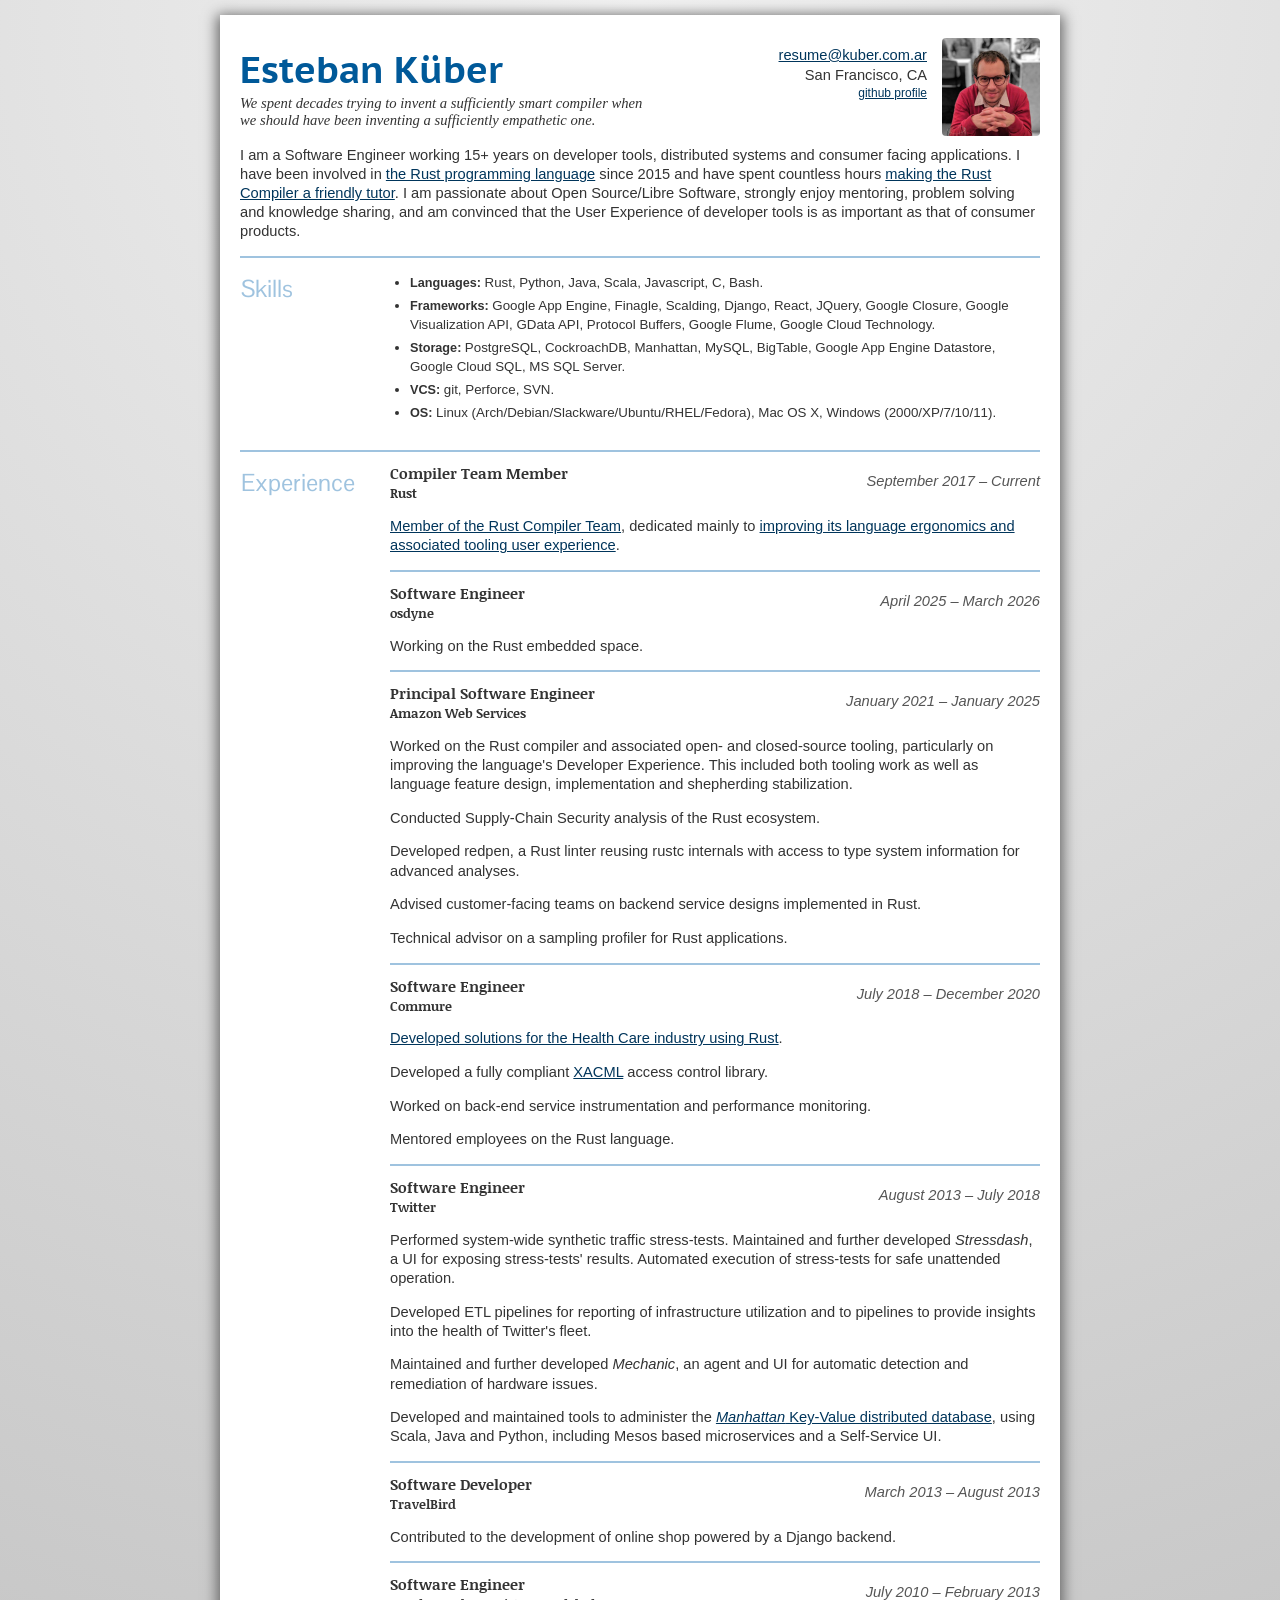
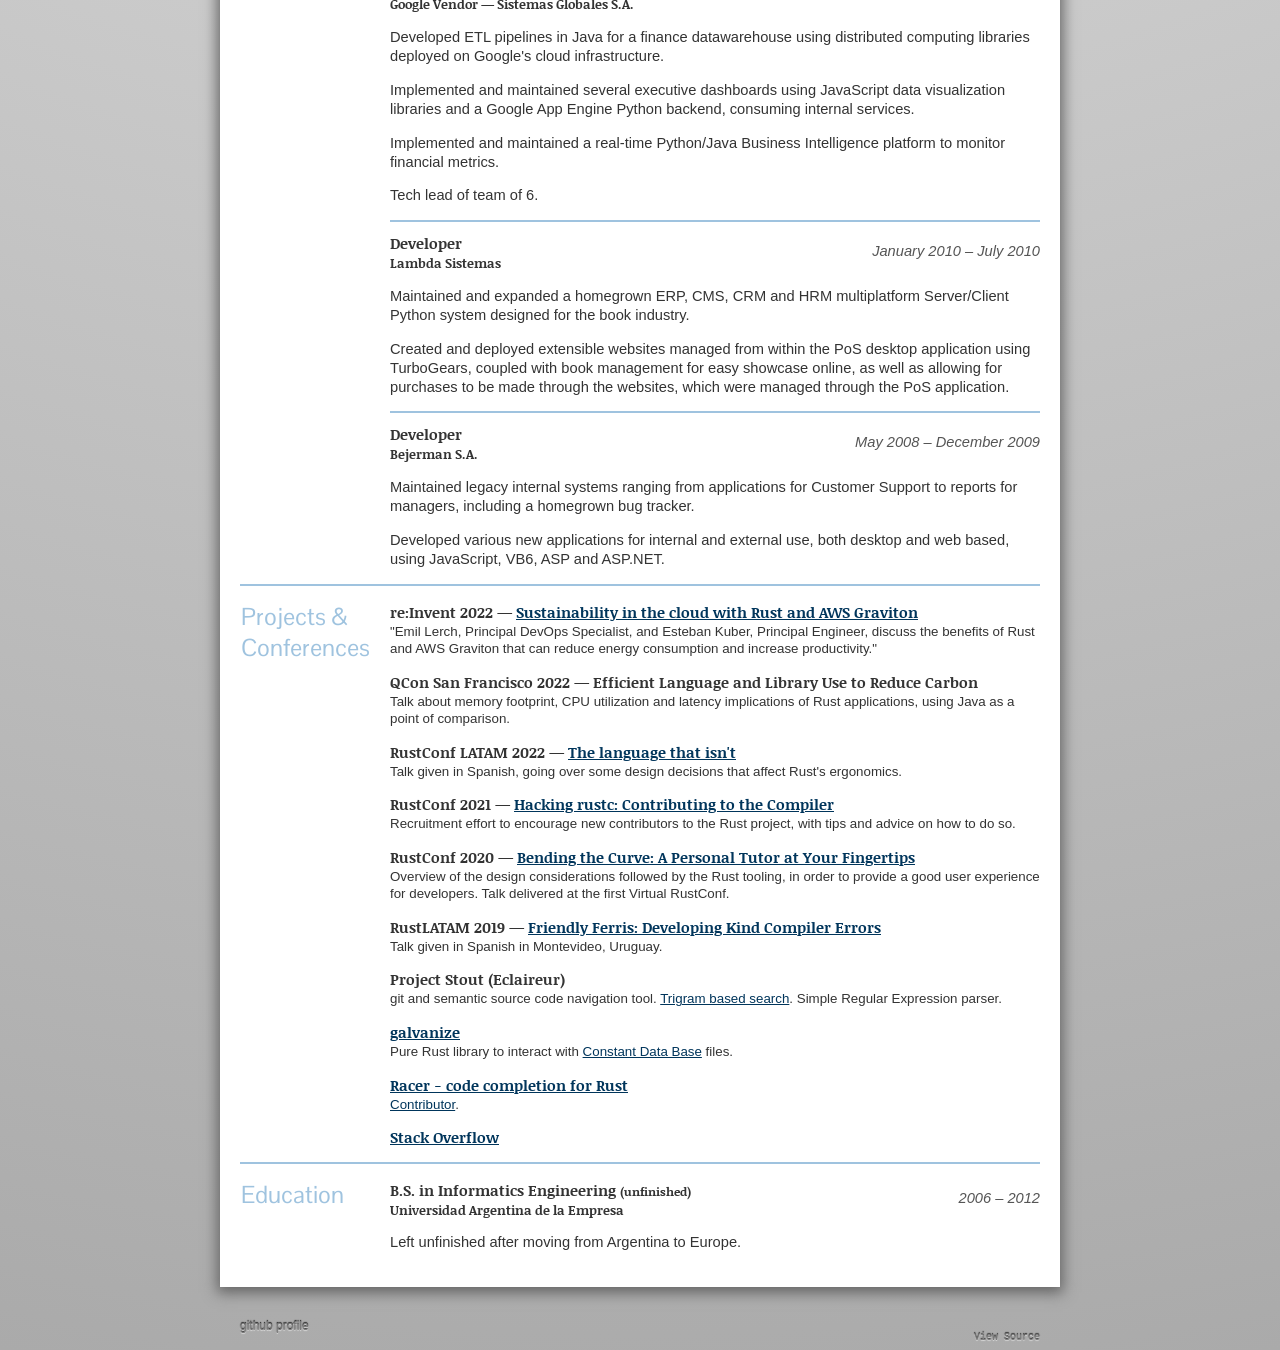
<file: resume/index.html>
<!DOCTYPE html>
<html lang='en'>
<head>
<meta charset='utf-8'>
<title>Esteban Küber's Resume</title>
<link href='https://fonts.googleapis.com/css?family=PT+Sans+Caption:400&text=EstebanK%C3%BCbr%20'
    rel='stylesheet' type='text/css'>
<link href='https://fonts.googleapis.com/css?family=Pontano+Sans:400&text=CSklEefnatsbrxpicduoPj%26%0AI%20'
    rel='stylesheet' type='text/css'>
<link href='https://fonts.googleapis.com/css?family=Noticia+Text:700'
    rel='stylesheet' type='text/css'>
<link href='style.css?v' rel='stylesheet' type='text/css'>
<!--[if IE 8]>
<link href='ie8.css' rel='stylesheet' type='text/css'>
<![endif]-->
<!--[if lte IE 7]>
<link href='ie.css' rel='stylesheet' type='text/css'>
<![endif]-->
<!--[if lte IE 6]>
<link href='ie6.css' rel='stylesheet' type='text/css'>
<![endif]-->
<link href='print.css?v' rel='stylesheet' media='print' type='text/css'>
<meta name='viewport'
  content='width=device-width, initial-scale=1.0, maximum-scale=2.0, user-scalable=yes' />
<meta name='author' content='Esteban Kuber' />
<meta name='keywords' content='esteban,kuber,resume,cv,curriculum,vitae' />
<meta name='description' content='Esteban Kuber — Rust Software Engineer' />
<link rel='shortcut icon' type='image/x-icon' href='/favicon.ico' />
<link rel='apple-touch-icon' sizes='114×114' href='/touch-icon-114x114.png' />
<link rel='apple-touch-icon' sizes='72×72' href='/touch-icon-72x72.png' />
<link rel='apple-touch-icon' href='/touch-icon-iphone.png' />
<script>
var _gaq = _gaq || [];
_gaq.push(['_setAccount', 'UA-26016890-1']);
_gaq.push(['_setDomainName', 'kuber.com.ar']);
_gaq.push(['_trackPageview']);
(function() {
  var ga = document.createElement('script'); ga.type = 'text/javascript'; ga.async = true;
  ga.src = ('https:' == document.location.protocol ? 'https://ssl' : 'http://www') + '.google-analytics.com/ga.js';
  var s = document.getElementsByTagName('script')[0]; s.parentNode.insertBefore(ga, s);
})();
</script>
</head>
<body>
<div class='content' itemscope itemtype='https://schema.org/Person'>
<h1 itemprop='name'>
  <span itemprop='givenName'>Esteban</span>
  <span itemprop='familyName' id='familyName'>Kuber</span>
  </h1>
<address itemprop='address' itemscope itemtype='https://schema.org/PostalAddress'>
  <img alt='Esteban Kuber' itemprop='image' class='photo' src='photo.jpg' />
  <p><a href='mailto:resume@kuber.com.ar' itemprop='email'>resume@kuber.com.ar</a></p>
  <p><span itemprop='addressLocality'>San Francisco, CA</span>
    <span style='display: none' itemprop='addressCountry'>USA</span></p>
  <!--p itemprop='telephone'>Available upon request.</p-->
  <p class='profile'><a href='https://github.com/estebank' rel='me'>github profile</a></p>
</address>
<blockquote>We spent decades trying to invent a sufficiently smart compiler
  when<br>we should have been inventing a sufficiently empathetic one.</blockquote>

<div id='intro'>
  <p itemprop='description'>I am a Software Engineer working 15+ years on
    developer tools, distributed systems and consumer facing applications.
    I have been involved in
    <a href='https://github.com/rust-lang/rust/pulls?q=is:pr+author:estebank'
      >the Rust programming language</a>
    since 2015 and have spent countless hours
    <a href='https://youtu.be/Z6X7Ada0ugE'>making the Rust Compiler a
    friendly tutor</a>. I am passionate about Open Source/Libre Software,
    strongly enjoy mentoring, problem solving and knowledge sharing, and am
    convinced that the User Experience of developer tools is as important
    as that of consumer products.
    </p>
</div>

<div class='section'>
  <h2 id='skills'>Skills</h2>

  <div class='timeline'>
    <ul itemscope itemtype='https://schema.org/ItemList'>
    <li>
      <h4 class='language'>Languages</h4>
      <p class='language rust'
        data-period='2015/12-' itemprop='itemListElement'
        >Rust</p>
      <p class='language python'
        data-period='2007/01-2020/12' itemprop='itemListElement'
        >Python</p>
      <p class='language java'
        data-period='2007/06-2008/12 2010/07-2013/03 2015/01-2018/06' itemprop='itemListElement'
        >Java</p>
      <p class='language scala'
        data-period='2015/01-2018/06' itemprop='itemListElement'
        >Scala</p>
      <p class='language javascript'
        data-period='2008/07-' itemprop='itemListElement'
        >Javascript</p>
      <p class='language c-lang'
        data-period='-2008/06' itemprop='itemListElement'
        >C</p>
      <p class='language linux'
        data-period='-' itemprop='itemListElement'
        >Bash</p>
    </li>
    <li>
      <h4 class='framework'>Frameworks</h4>
      <p class='framework python java gae'
        data-period='2010/07-2012/12' itemprop='itemListElement'
        >Google App Engine</p>
      <p class='framework scala'
        data-period='2016/07-2018/07' itemprop='itemListElement'
        >Finagle</p>
      <p class='framework scala'
        data-period='2018/01-2018/07' itemprop='itemListElement'
        >Scalding</p>
      <p class='framework python'
        data-period='2008/01-2008/12 2012/06-2013/08' itemprop='itemListElement'
        >Django</p>
      <p class='framework javascript'
        data-period='2017/01-2020/12' itemprop='itemListElement'
        >React</p>
      <p class='framework javascript'
        data-period='2009/01-2011/12 2013/03-2018/07' itemprop='itemListElement'
        >JQuery</p>
      <p class='framework javascript'
        data-period='2011/07-2012/12' itemprop='itemListElement'
        >Google Closure</p>
      <p class='framework javascript'
        data-period='2010/07-2012/12' itemprop='itemListElement'
        >Google Visualization API</p>
      <p class='framework python'
        data-period='2011/01-2012/06' itemprop='itemListElement'
        >GData API</p>
      <p class='framework java'
        data-period='2010/07-2013/02' itemprop='itemListElement'
        >Protocol Buffers</p>
      <p class='framework java'
        data-period='2010/07-2012/12' itemprop='itemListElement'
        >Google Flume</p>
      <p class='framework java'
        data-period='2010/07-2013/02' itemprop='itemListElement'
        >Google Cloud Technology</p>
    </li>
    <li>
      <h4 class='database'>Storage</h4>
      <p class='database sql'
        data-period='2008/01-2010/06 2013/03-2014/06' itemprop='itemListElement'
        >PostgreSQL</p>
      <p class='database sql nosql'
        data-period='2018/07-2020/12' itemprop='itemListElement'
        >CockroachDB</p>
      <p class='database nosql'
        data-period='2013/08-2018/06' itemprop='itemListElement'
        >Manhattan</p>
      <p class='database sql'
        data-period='2010/07-2018/06' itemprop='itemListElement'
        >MySQL</p>
      <p class='database nosql'
        data-period='2010/07-2013/02' itemprop='itemListElement'
        >BigTable</p>
      <p class='database nosql gae'
        data-period='2010/07-2013/02' itemprop='itemListElement'
        >Google App Engine Datastore</p>
      <p class='database sql gae'
        data-period='2011/07-2012/12' itemprop='itemListElement'
        >Google Cloud SQL</p>
      <p class='database sql'
        data-period='2007/07-2009/12' itemprop='itemListElement'
        >MS SQL Server</p>
    </li>
    <li>
      <h4 class='vcs'>VCS</h4>
      <p class='vcs git'
        data-period='2011/03-' itemprop='itemListElement'
        >git</p>
      <p class='vcs perforce'
        data-period='2010/07-2012/02' itemprop='itemListElement'
        >Perforce</p>
      <p class='vcs svn'
        data-period='2008/01-2010/12' itemprop='itemListElement'
        >SVN</p>
    </li>
    <li>
      <h4 class='os'>OS</h4>
      <p class='os linux'
        data-period='-'><span itemprop='itemListElement'
        >Linux</span> (Arch/Debian/Slackware/Ubuntu/RHEL/Fedora)</p>
      <p class='os mac'
        data-period='2010/07-2025/01' itemprop='itemListElement'
        >Mac OS X</p>
      <p class='os windows'
        data-period='-2012/06'><span itemprop='itemListElement'
        >Windows</span> (2000/XP/7/10/11)</p>
    </li>
    </ul>

  </div><div style='clear: both;'></div>
</div>

<div class='section experience'>
  <h2 id='experience'>Experience</h2>

  <h3 id='rustc'>Compiler Team Member</h3>
  <h4 class='rust git'
    itemscope itemtype='https://schema.org/Organization'
    ><a href='https://www.rust-lang.org/' itemprop='name'>Rust</a></h4>
  <p class='period'>September 2017 &ndash; Current</p>
  <p><a href='https://www.rust-lang.org/en-US/team.html#Compiler-team'
    >Member of the Rust Compiler Team</a>, dedicated mainly to <a
    href='https://github.com/rust-lang/rust/pulls?q=is:pr+author:estebank'
    >improving its language ergonomics and associated tooling user
    experience</a>.</p>

  <h3 id='osdyne'>Software Engineer</h3>
  <h4 class='rust'
    itemscope itemtype='https://schema.org/Organization'
    ><a href='https://www.osdyne.com/' itemprop='name'>osdyne</a></h4>
  <p class='period'>April 2025 &ndash; March 2026</p>
  <p>Working on the Rust embedded space.</p>

  <h3 id='amazon'>Principal Software Engineer</h3>
  <h4 class='rust'
    itemscope itemtype='https://schema.org/Organization'
    ><a itemprop='name'>Amazon Web Services</a></h4>
  <p class='period'>January 2021 &ndash; January 2025</p>
  <p>Worked on the Rust compiler and associated open- and closed-source tooling,
    particularly on improving the language's Developer Experience. This included
    both tooling work as well as language feature design, implementation and
    shepherding stabilization.</p>
  <p>Conducted Supply-Chain Security analysis of the Rust ecosystem.</p>
  <p>Developed redpen, a Rust linter reusing rustc internals with access to type
    system information for advanced analyses.</p>
  <p>Advised customer-facing teams on backend service designs implemented in Rust.</p>
  <p>Technical advisor on a sampling profiler for Rust applications.</p>

  <h3 id='commure'>Software Engineer</h3>
  <h4 class='rust git sql nosql'
    itemscope itemtype='https://schema.org/Organization'
    ><a href='https://www.commure.com' itemprop='name'>Commure</a></h4>
  <p class='period'>July 2018 &ndash; December 2020</p>
  <p><a href="https://medium.com/job-portraits/software-engineer-esteban-k%C3%BCber-on-the-challenges-and-opportunities-of-rust-and-commure-a4aa578e2b6"
    >Developed solutions for the Health Care industry using Rust</a>.</p>
  <p>Developed a fully compliant <a href='https://en.wikipedia.org/wiki/XACML'
    >XACML</a> access control library.</p>
  <p>Worked on back-end service instrumentation and performance monitoring.</p>
  <p>Mentored employees on the Rust language.</p>

  <h3 id='twitter'>Software Engineer</h3>
  <h4 class='python java scala git nosql'
    itemscope itemtype='https://schema.org/Organization'
    ><a href='https://twitter.com' itemprop='name'>Twitter</a></h4>
  <p class='period'>August 2013 &ndash; July 2018</p>

  <p>Performed system-wide synthetic traffic stress-tests. Maintained and
    further developed <em>Stressdash</em>, a UI for exposing stress-tests'
    results. Automated execution of stress-tests for safe unattended
    operation.</p>
  <p>Developed ETL pipelines for reporting of infrastructure utilization and to
    pipelines to provide insights into the health of Twitter's fleet.</p>
  <p>Maintained and further developed <em>Mechanic</em>, an agent and UI for
    automatic detection and remediation of hardware issues.</p>
  <p>Developed and maintained tools to administer the
    <a href='https://blog.twitter.com/2014/manhattan-our-real-time-multi-tenant-distributed-database-for-twitter-scale'
      ><em>Manhattan</em> Key-Value distributed database</a>, using Scala, Java
    and Python, including Mesos based microservices and a Self-Service UI.</p>

  <h3 id='travelbird'>Software Developer</h3>
  <h4 class='python django javascript linux git sql postgresql'
    itemscope itemtype='https://schema.org/Organization'
    ><a href='https://travelbird.nl' itemprop='name'>TravelBird</a></h4>
  <p class='period'>March 2013 &ndash; August 2013</p>

  <p>Contributed to the development of online shop powered by a Django backend.</p>


  <h3 id='google' itemprop='jobTitle'>Software Engineer</h3>
  <h4 class='python java javascript linux git perforce sql nosql'
    itemscope itemtype='https//schema.org/Organization'
    ><a href='https://www.google.com'>Google</a> Vendor &mdash;
    <a href='https://www.globant.com' itemprop='name'>Sistemas Globales S.A.</a></h4>
  <p class='period'>July 2010 &ndash; February 2013</p>

  <p>Developed ETL pipelines in Java for a finance datawarehouse using
    distributed computing libraries deployed on Google's cloud
    infrastructure.</p>

  <p>Implemented and maintained several executive dashboards using
    JavaScript data visualization libraries and a Google App Engine Python
    backend, consuming internal services.</p>

  <p>Implemented and maintained a real-time Python/Java Business Intelligence
    platform to monitor financial metrics.</p>

  <p>Tech lead of team of 6.</p>


  <h3 id='lambda'>Developer</h3>
  <h4 class='python javascript bash linux svn sql'
    itemscope itemtype='https://schema.org/Organization'
    ><a href='http://www.fierro-soft.com.ar' itemprop='name'>Lambda Sistemas</a></h4>
  <p class='period'>January 2010 &ndash; July 2010</p>

  <p>Maintained and expanded a homegrown ERP, CMS, CRM and HRM multiplatform
    Server/Client Python system designed for the book industry.</p>

  <p>Created and deployed extensible websites managed from within the PoS
    desktop application using TurboGears, coupled with book management for
    easy showcase online, as well as allowing for purchases to be made
    through the websites, which were managed through the PoS application.</p>


  <h3 id='bejerman'>Developer</h3>
  <h4 class='javascript svn sql windows'
    itemscope itemtype='https://schema.org/Organization'
    ><a href='http://www.bejerman.com' itemprop='name'>Bejerman S.A.</a></h4>
  <p class='period'>May 2008 &ndash; December 2009</p>

  <p>Maintained legacy internal systems ranging from applications for Customer
    Support to reports for managers, including a homegrown bug tracker.</p>

  <p>Developed various new applications for internal and external use, both
    desktop and web based, using JavaScript, VB6, ASP and ASP.NET.</p>


  <div class='no-print'>

  <h3 id='prominente'>Technical Support</h3>
  <h4 class='windows'
    itemscope itemtype='https://schema.org/Organization'
    ><a href='http://www.prominente.com.ar' itemprop='name'>Prominente S.A.</a></h4>
  <p class='period'>July 2007 &ndash; December 2007</p>

  <p>Installed and maintained Windows and Linux desktops and servers for over 2000 employees.
  <!--Diagnosed a complete link disconnection that were originally thought to
      be a software or client computer problem, but through intuition and later
      visual confirmation, found that the problem was a rat hungry for fiber
      optic cable.--></p>


  <h3 id='edvsa'>Connectionist</h3>
  <h4 itemscope itemtype='https://schema.org/Organization'
    ><a href='http://www.edvsa.com' itemprop='name'>EDVSA</a></h4>
  <p class='period'>(Summer job) December 2006 &ndash; March 2007</p>

  <p>Drew technical layouts and diagrams to be used on building sites.
    Helped on the confection of technical tender budgets (budget for bid).
    Installed measurement instruments to be controlled by PLC.</p>


  <h3 id='meyer'>Instrumentist Intern</h3>
  <h4 itemscope itemtype='https://schema.org/Organization'
    ><a href='http://www.meieryfischer.com.ar' itemprop='name'>Meier & Fischer</a></h4>
  <p class='period'>March 2005 &ndash; July 2005</p>

  <p>Calibrated mechanical and electronic measurement instruments.
    Installed measurement instruments to be controlled by PLC.</p>

  </div>
</div>

<div class='section' id='interests'>
  <h2>Projects &amp; Conferences</h2>

  <h3>re:Invent 2022 — <a href='https://youtu.be/HKAl4tSCp7o'
    >Sustainability in the cloud with Rust and AWS Graviton</a></h3>
  <p>"Emil Lerch, Principal DevOps Specialist, and Esteban Kuber, Principal Engineer,
    discuss the benefits of Rust and AWS Graviton that can reduce energy consumption
    and increase productivity."</p>

  <h3>QCon San Francisco 2022 — Efficient Language and Library Use to Reduce Carbon</h3>
  <p>Talk about memory footprint, CPU utilization and latency implications of
    Rust applications, using Java as a point of comparison.</p>

  <h3>RustConf LATAM 2022 — <a href='https://youtu.be/OobZdCxO4DA'
    >The language that isn't</a></h3>
  <p>Talk given in Spanish, going over some design decisions that affect Rust's ergonomics.</p>

  <h3>RustConf 2021 — <a href='https://youtu.be/9H9SO2u6Q20'
    >Hacking rustc: Contributing to the Compiler</a></h3>
  <p>Recruitment effort to encourage new contributors to the Rust project, with tips
    and advice on how to do so.</p>
  
  <h3>RustConf 2020 — <a href='https://youtu.be/Z6X7Ada0ugE'
    >Bending the Curve: A Personal Tutor at Your Fingertips</a></h3>
  <p>Overview of the design considerations followed by the Rust tooling, in
    order to provide a good user experience for developers. Talk delivered at
    the first Virtual RustConf.</p>

  <h3>RustLATAM 2019 — <a href='https://youtu.be/XCeB-CgsH4w'
    >Friendly Ferris: Developing Kind Compiler Errors</a></h3>
  <p>Talk given in Spanish in Montevideo, Uruguay.</p>

  <h3>Project Stout (Eclaireur)</h3>
  <p>git and semantic source code navigation tool.
    <a href='http://swtch.com/~rsc/regexp/regexp4.html'>Trigram based search</a>.
    Simple Regular Expression parser.</p>
  <!-- Further information available on request if you're reading this.-->

  <h3 class='rust'><a href='https://github.com/estebank/galvanize'>galvanize</a></h3>
  <p>Pure Rust library to interact with <a href='http://cr.yp.to/cdb.html'
    >Constant Data Base</a> files.</p>

  <h3 class='rust'><a href='https://github.com/phildawes/racer'
      >Racer - code completion for Rust</a></h3>
  <p><a
    href='https://github.com/phildawes/racer/pulls?q=is:pr+author:estebank'
    >Contributor</a>.</p>

  <h3><a href='https://stackoverflow.com/users/34813'
    title='voyager' rel='me'>Stack Overflow</a></h3>
  <p></p>

  <div class='no-print'>
  <h3 class='rust'><a href='https://github.com/estebank/sbahn'>sbahn</a></h3>
  <p>Toy Distributed Hash Table implementation in Rust.</p>

  <h3 class='python'><a
    href='https://github.com/google/google-visualization-python'
    >Google visualization Python API</a></h3>
  <p>Python API that generates Google Visualization API URLs.
    Involvement: bugfixes.</p>

  <h3 class='javascript'>delim</h3>
  <p>Javascript <em>del</em>ayed <em>im</em>age loader.</p>

  <h3 class='javascript'>resim</h3>
  <p>Javascript <em>res</em>ponsive <em>im</em>age loader.
    Use media queries to change the image to be displayed on img tags.</p>

  <h3 class='javascript'>panorama</h3>
  <p>HTML5+JS diff display that mimics <a href='http://meldmerge.org/'>meld's</a>
    interface.</p>
  </div>
</div>

<div class='section'>
  <h2 id='education'>Education</h2>

  <h3 id='uade'>B.S. in Informatics Engineering <small>(unfinished)</small></h3>
  <h4 class='java c-lang linux windows sql'
      ><a href='http://www.uade.edu.ar' itemprop='alumniOf'
      >Universidad Argentina de la Empresa</a></h4>
  <p class='period'>2006 &ndash; 2012</p>
  <p>Left unfinished after moving from Argentina to Europe.</p>

  <div class='no-print'>
  <h3 id='itc'>Electronics Technician</h3>
  <h4><a itemprop='alumniOf'
      >Instituto Tecnol&oacute;gico del Comahue</a></h4>
  <p class='period'>2000 &ndash; 2005</p>
  <p>Graduate with honors.</p>
  </div>
</div>
</div>

<div class='footer'>
  <p><a href='https://github.com/estebank' rel='me'>github profile</a></p>
  <p class='source'><a
    href='https://github.com/estebank/estebank.github.io/blob/master/resume/index.html'
    >View Source</a></p>
</div>
<script>
document.getElementById('familyName').innerText = 'Küber';
</script>
<style type='text/css' media='all'>
h1 {
  opacity: 1.0;
}
h2 {
  opacity: 1.0;
}
</style>
<script src='qrcode.js'></script>
<script>
(function () {
    // When printing replace my mug for a QR code card.
    if (document.getElementsByClassName) {  // Sane browser (IE>8)
        var name = 'Esteban Kuber';
        var tel = '';
        var url = 'esteban.kuber.com.ar/resume';
        var mail = '\x65\x73\x74\x65\x62\x61\x6e\x40kuber\x2e\x63\x6f\x6d\x2ear';
        var mecard = 'MECARD:N:{name};TEL:{tel};URL:{url};EMAIL:{mail};;'
            .replace('{name}', name)
            .replace('{tel}', tel)
            .replace('{url}',url)
            .replace('{mail}', mail);

        var qr = qrcode(6, 'M');
        qr.addData(mecard);
        qr.make();
        var div = document.createElement('div');
        div.innerHTML = qr.createImgTag();
        var qr_code_card = div.firstChild;
        qr_code_card.className = 'qr-code';
        var photo = document.getElementsByClassName('photo')[0];
        photo.parentElement.insertBefore(qr_code_card, photo);
    }
})();
</script>
</body>
</html>
</file>
<file: resume/style.css>
body {
  background: #CCC;
  background: -webkit-radial-gradient(top center, circle, #F1F1F1, #AAA);
  background: -moz-radial-gradient(top center, circle, #F1F1F1, #AAA);
  background: -ms-radial-gradient(top center, circle, #F1F1F1, #AAA);
  background: -o-radial-gradient(top center, circle, #F1F1F1, #AAA);
  background: radial-gradient(circle at top, #F1F1F1, #AAA);
  filter: progid:DXImageTransform.Microsoft.gradient(startColorstr='#EEEEEE', endColorstr='#BBBBBB', GradientType=0);
  margin: 0;
}
.content {
  max-width: 800px;
  margin: 15px auto 20px auto;
  color: #333;
  background-color: white;
  padding: 20px;
  overflow-x: hidden;
  box-shadow: 0 3px 13px 3px #666;
  /* DIAF */
  filter: progid:DXImageTransform.Microsoft.Shadow(color='gray', Direction=0, Strength=3),
    progid:DXImageTransform.Microsoft.Shadow(color='gray', Direction=90, Strength=5),
    progid:DXImageTransform.Microsoft.Shadow(color='gray', Direction=270, Strength=5),
    progid:DXImageTransform.Microsoft.Shadow(color='gray', Direction=180, Strength=7),
    progid:DXImageTransform.Microsoft.Shadow(color='gray', Direction=45, Strength=3),
    progid:DXImageTransform.Microsoft.Shadow(color='gray', Direction=315, Strength=3),
    progid:DXImageTransform.Microsoft.Shadow(color='gray', Direction=225, Strength=5),
    progid:DXImageTransform.Microsoft.Shadow(color='gray', Direction=135, Strength=5);
}
h1 {
  float: left;
  margin-top: 10px;
  margin-bottom: 0px;
  color: #005999;
  font-family: 'PT Sans Caption', Geneva, Tahoma, sans-serif;
  font-size: 28pt;
  display: block;
  clear: none;
  height: 50px;
  overflow: hidden;
  -webkit-transition: opacity 700ms ease;
  -moz-transition: opacity 700ms ease;
  -o-transition: opacity 700ms ease;
  transition: opacity 700ms ease;
  opacity: 0.0;
}
p, li {
  font-family: Helvetica, Arial, sans-serif;
  font-size: 11pt;
  line-height: 1.3;
}
a {
  color: #00355b;
}
blockquote {
  font-size: 11pt;
  font-style: italic;
  margin: 0 0 16px 0;
  padding: 0;
  width: 478px;
  float: left;
}
address {
  width: 280px;
  float: right;
  margin-top: 10px;
  font-style: normal;
}
address p {
  margin: 1px;
  text-align: right;
}
address img {
  float: right;
  margin: -20px -8px 0 15px;
  width: 98px;
  height: 98px;
}
address .profile {
  font-size: 12px;
}
img.photo {
  margin: -7px 0 10px 15px;
  border-radius: 4px;
  image-rendering: optimizeQuality;
  -ms-interpolation-mode: bicubic;
}
img.qr-code {
  display: none;
  image-rendering: -moz-crisp-edges;
  image-rendering: -o-crisp-edges;
  image-rendering: -webkit-optimize-contrast;
  image-rendering: optimize-contrast;
  -ms-interpolation-mode: nearest-neighbor;
}
#intro {
  clear: both;
}
.section {
  border-top: solid 2px #9fc3df;
  padding-left: 150px;
  padding-top: 15px;
}
ul {
  margin-top: 0;
  padding-left: 20px;
}
ul li {
  margin-bottom: 4px;
}
.experience {
  border-top: solid 2px #9fc3df;
  padding-top: 15px;
}
h2 {
  float: left;
  margin: 0 0 0 -150px;
  color: #9fc3df;
  font-family: 'PT Sans Caption', Geneva, Tahoma, sans-serif;
  font-family: 'Pontano Sans', Geneva, Tahoma, sans-serif;
  font-size: 18pt;
  font-weight: normal;
  position: relative;
  height: 19pt;
  max-width: 140px;
  padding-left: 1pt;
  padding-right: 1pt;
  opacity: 0.0; /* Webfont delays to load, mask it with fade in */
  -webkit-transition: opacity 1s ease;
  -moz-transition: opacity 1s ease;
  -o-transition: opacity 1s ease;
  transition: opacity 1s ease;
}
h3 {
  font-family: 'PT Sans Caption', Geneva, Tahoma, sans-serif;
  font-family: 'Noticia Text', serif;
  font-size: 11pt;
  margin: 0;
}
.experience > h3:nth-of-type(1) {
  margin-top: -17px;
}
.experience h3 {
  padding-top: 10px;
  border-top: solid 2px #9fc3df;
}
h3#itc {
  margin-top: 25px;
}
h4 {
  font-family: 'PT Sans Caption', Geneva, Tahoma, sans-serif;
  font-family: 'Noticia Text', serif;
  font-size: 9.5pt;
  margin: 0;
}
h4 a {
  color: #333;
  text-decoration: none;
}
h4 a:hover {
  color: #00355b;
  text-decoration: underline;
}
.period {
  font-style: italic;
  margin: -30px 0 0 0;
  float: right;
  position: relative;
  color: #555;
}
#interests p {
  margin-top: 0;
  /*color: #666;*/
  font-size: 10pt;
}
ul.skills {
  display: none;
}
div.timeline {
  margin-bottom: 12px;
  width: 100%;
  float: right;
}
div.timeline p {
  background: #CCC;
  background: -webkit-gradient(linear, left top, 60px top, from(#FFFFFF), top(#CCC));
  background: -webkit-linear-gradient(left, #FFFFFF 0, #CCC 60px);
  background: -moz-linear-gradient(left, #FFFFFF 0, #CCC 60px);
  background: -ms-linear-gradient(left, #FFFFFF 0, #CCC 60px);
  background: -o-linear-gradient(left, #FFFFFF 0, #CCC 60px);
  text-align: right;
  margin-top: 1px;
  margin-bottom: 1px;
  padding-right: 10px;
  text-shadow: white 0 0 5px;
  font-size: 12px;
  font-size: 10pt;
  font-family: Helvetica, Arial, sans-serif;
  overflow: hidden;
  text-overflow: ellipsis;
}
div.timeline div {
  margin: 0;
  padding: 0;
  overflow: hidden;
  white-space: nowrap;
}
div.timeline div.tick p.tick {
  width: 14%;
  margin: 0 -1px 0 0;
  padding: 0;
  display: inline-block;
  background-image: none !important;
  background-color: white;
  border: none;
  border-left: 1px solid black;
  border-radius: 0;
  font-size: 12px;
  text-align: center;
}
div.timeline h4 {
  float: right;
  width: 0;
  margin: -6px 2% 0 -30px;
  -webkit-transform: rotate(90deg);
  -moz-transform: rotate(90deg);
  transform: rotate(90deg);
  font-family: sans-serif;
}
.start-jan {
}
.start-feb {
  border-left: 8px white solid;
}
.start-mar {
  border-left: 15px white solid;
}
.start-apr {
  border-left: 23px white solid;
}
.start-may {
  border-left: 30px white solid;
}
.start-jun {
  border-left: 38px white solid;
}
.start-jul {
  border-left: 46px white solid;
}
.start-aug {
  border-left: 54px white solid;
}
.start-sep {
  border-left: 61px white solid;
}
.start-oct {
  border-left: 69px white solid;
}
.start-nov {
  border-left: 77px white solid;
}
.start-dec {
  border-left: 84px white solid;
}
.end-jan {
  border-right: 84px white solid;
}
.end-feb {
  border-right: 77px white solid;
}
.end-mar {
  border-right: 69px white solid;
}
.end-apr {
  border-right: 61px white solid;
}
.end-may {
  border-right: 54px white solid;
}
.end-jun {
  border-right: 46px white solid;
}
.end-jul {
  border-right: 38px white solid;
}
.end-aug {
  border-right: 30px white solid;
}
.end-sep {
  border-right: 23px white solid;
}
.end-oct {
  border-right: 15px white solid;
}
.end-nov {
  border-right: 7px white solid;
}
.end-dec {
}
.start-earlier {
  background: #CCC;
  background: -webkit-gradient(linear, left top, 60px top, from(#FFFFFF), to(#CCC));
  background: -webkit-linear-gradient(left, #FFFFFF 0, #CCC 10px);
  background: -moz-linear-gradient(left, #FFFFFF 0, #CCC 10px);
  background: -ms-linear-gradient(left, #FFFFFF 0, #CCC 10px);
  background: -o-linear-gradient(left, #FFFFFF 0, #CCC 10px);
  background: linear-gradient(left, #FFFFFF 0, #CCC 10px);
}
.start-y2007 {
  margin-left: 0;
}
.start-y2008 {
  margin-left: 14%;
}
.start-y2009 {
  margin-left: 28%;
}
.start-y2010 {
  margin-left: 42%;
}
.start-y2011 {
  margin-left: 56%;
}
.start-y2012 {
  margin-left: 70%;
}
.start-y2013 {
  margin-left: 84%;
}
.end-y2007 {
  margin-right: 86%;
}
.end-y2008 {
  margin-right: 72%;
}
.end-y2009 {
  margin-right: 58%;
}
.end-y2010 {
  margin-right: 44%;
}
.end-y2011 {
  margin-right: 30%;
}
.end-y2012 {
  margin-right: 16%;
}
.end-y2013 {
  margin-right: 4%;
}
.end-current {
  margin-right: 4%;
}
p.end-current {
/*  border-bottom-right-radius: 30px !important;
  border-top-right-radius: 30px !important;*/
}
div.timeline p.go-up {
  margin-top: -15px;
}
div.timeline p.language {
  background: #7BA7E1;
  background: -webkit-gradient(linear, left top, 60px top, from(#FFFFFF), to(#7BA7E1));
  background: -webkit-linear-gradient(left, #FFFFFF 0, #7BA7E1 60px);
  background: -moz-linear-gradient(left, #FFFFFF 0, #7BA7E1 60px);
  background: -ms-linear-gradient(left, #FFFFFF 0, #7BA7E1 60px);
  background: -o-linear-gradient(left, #FFFFFF 0, #7BA7E1 60px);
  background: linear-gradient(left, #FFFFFF 0, #7BA7E1 60px);
}
div.timeline p.framework {
  background: #80B584;
  background: -webkit-gradient(linear, left top, 60px top, from(#FFFFFF), to(#80B584));
  background: -webkit-linear-gradient(left, #FFFFFF 0, #80B584 60px);
  background: -moz-linear-gradient(left, #FFFFFF 0, #80B584 60px);
  background: -ms-linear-gradient(left, #FFFFFF 0, #80B584 60px);
  background: -o-linear-gradient(left, #FFFFFF 0, #80B584 60px);
  background: linear-gradient(left, #FFFFFF 0, #80B584 60px);
}
div.timeline p.database {
  background: #FFCE73;
  background: -webkit-gradient(linear, left top, 60px top, from(#FFFFFF), to(#FFCE73));
  background: -webkit-linear-gradient(left, #FFFFFF 0, #FFCE73 60px);
  background: -moz-linear-gradient(left, #FFFFFF 0, #FFCE73 60px);
  background: -ms-linear-gradient(left, #FFFFFF 0, #FFCE73 60px);
  background: -o-linear-gradient(left, #FFFFFF 0, #FFCE73 60px);
  background: linear-gradient(left, #FFFFFF 0, #FFCE73 60px);
}
div.timeline p.vcs {
  background: #FF8E8E;
  background: -webkit-gradient(linear, left top, 60px top, from(#FFFFFF), to(#FF8E8E));
  background: -webkit-linear-gradient(left, #FFFFFF 0, #FF8E8E 60px);
  background: -moz-linear-gradient(left, #FFFFFF 0, #FF8E8E 60px);
  background: -ms-linear-gradient(left, #FFFFFF 0, #FF8E8E 60px);
  background: -o-linear-gradient(left, #FFFFFF 0, #FF8E8E 60px);
  background: linear-gradient(left, #FFFFFF 0, #FF8E8E 60px);
}
div.timeline p.language.go-up, div.timeline p.language.start-earlier {
  background: #7BA7E1;
  background: -webkit-gradient(linear, left top, 10px top, from(#FFFFFF), to(#7BA7E1));
  background: -webkit-linear-gradient(left, #FFFFFF 0, #7BA7E1 10px);
  background: -moz-linear-gradient(left, #FFFFFF 0, #7BA7E1 10px);
  background: -ms-linear-gradient(left, #FFFFFF 0, #7BA7E1 10px);
  background: -o-linear-gradient(left, #FFFFFF 0, #7BA7E1 10px);
  background: linear-gradient(left, #FFFFFF 0, #7BA7E1 10px);
}
div.timeline p.framework.go-up, div.timeline p.framework.start-earlier {
  background: #80B584;
  background: -webkit-gradient(linear, left top, 10px top, from(#FFFFFF), to(#80B584));
  background: -webkit-linear-gradient(left, #FFFFFF 0, #80B584 10px);
  background: -moz-linear-gradient(left, #FFFFFF 0, #80B584 10px);
  background: -ms-linear-gradient(left, #FFFFFF 0, #80B584 10px);
  background: -o-linear-gradient(left, #FFFFFF 0, #80B584 10px);
  background: linear-gradient(left, #FFFFFF 0, #80B584 10px);
}
div.timeline p.database.go-up, div.timeline p.database.start-earlier {
  background: #FFCE73;
  background: -webkit-gradient(linear, left top, 10px top, from(#FFFFFF), to(#FFCE73));
  background: -webkit-linear-gradient(left, #FFFFFF 0, #FFCE73 10px);
  background: -moz-linear-gradient(left, #FFFFFF 0, #FFCE73 10px);
  background: -ms-linear-gradient(left, #FFFFFF 0, #FFCE73 10px);
  background: -o-linear-gradient(left, #FFFFFF 0, #FFCE73 10px);
  background: linear-gradient(left, #FFFFFF 0, #FFCE73 10px);
}
div.timeline p.vcs.go-up, div.timeline p.vcs.start-earlier {
  background: #FF8E8E;
  background: -webkit-gradient(linear, left top, 10px top, from(#FFFFFF), to(#FF8E8E));
  background: -webkit-linear-gradient(left, #FFFFFF 0, #FF8E8E 10px);
  background: -moz-linear-gradient(left, #FFFFFF 0, #FF8E8E 10px);
  background: -ms-linear-gradient(left, #FFFFFF 0, #FF8E8E 10px);
  background: -o-linear-gradient(left, #FFFFFF 0, #FF8E8E 10px);
  background: linear-gradient(left, #FFFFFF 0, #FF8E8E 10px);
}
h4.language {
  color: #000033;
}
h4.framework {
  color: #003300;
}
h4.database {
  color: #996600;
}
h4.vcs {
  color: #330000;
}
.timeline li {
  list-style-type: none;
}
.footer {
  max-width: 800px;
  margin: 0 auto;
}
.footer a {
  color: #777;
  text-decoration: none;
}
.footer a:hover {
  text-decoration: underline;
}
.footer p {
  text-shadow: #DDD 0 1px 1px, #111 0 -1px 1px;
  filter: progid:DXImageTransform.Microsoft.Glow(color='#DDDDDD', strength=2);
  font-size: 12px;
  float: left;
  margin-right: 20px;
}
.footer .source {
  font-size: 10px;
  font-family: monospace;
  float: right;
  margin: 24px 0 6px 0;
}
::selection {
  background: #9fc3df;
  color: black;
}
.footer ::selection {
  background: black;
  color: white;
  text-shadow: none;
}

@media only screen and (max-width: 840px), only screen and (max-device-width: 840px) {
  blockquote {
    width: auto;
  }
}

@media only screen and (max-width: 610px), only screen and (max-device-width: 610px) {
    body {
      margin: 0;
      width: 100%;
    }
    .content {
      margin: 0;
      padding: 4px;
    }
    h1 {
      margin: 2px 0 10px 2px;
    }
    h2 {
      float: none;
      margin: 0 0 10px 0;
      width: 100%;
      max-width: 100%;
    }
    .experience h3 {
      border: none;
    }
    address {
      float: none;
      margin: 0 0 20px 20px;
      font-style: italic;
    }
    address p {
      text-align: left;
    }
    address img {
      display: none;
    }
    .section {
      padding-left: 4px;
    }
    .period {
      font-size: 9pt;
      float: none;
      margin: 0;
    }

    /* skills */
    div.tick {
      display: none;
    }
    ul li p {
      display: inline;
      margin: 0 !important;
      border: 0 !important;
      padding: 0 !important;
      width: auto !important;
      background-color: white !important;
      background: none !important;
    }
    ul li p.go-up {
      display: none;
    }
    ul li p:after {
      content: ', ';
    }
    ul li p:last-child:after {
      content: '.';
    }
    div.timeline h4 {
      float: none;
      display: inline;
      width: auto;
      margin: 0;
      color: #333;
      -webkit-transform: rotate(0);
      -moz-transform: rotate(0);
      transform: rotate(0);
    }
    div.timeline h4:after {
      content: ': ';
    }
    .timeline li {
      list-style-type: disc;
    }
    .footer {
      display: none;
    }
}

/* skills */
div.tick {
  display: none;
}
ul li p {
  display: inline;
  margin: 0 !important;
  border: 0 !important;
  padding: 0 !important;
  width: auto !important;
  background-color: white !important;
  background: none !important;
}
ul li p.go-up {
  display: none;
}
ul li p:after {
  content: ', ';
}
ul li p:last-child:after {
  content: '.';
}
div.timeline h4 {
  float: none;
  display: inline;
  width: auto;
  margin: 0;
  color: #333;
  -webkit-transform: rotate(0);
  -moz-transform: rotate(0);
  transform: rotate(0);
}
div.timeline h4:after {
  content: ': ';
}
.timeline li {
  list-style-type: disc;
}

.no-print { /* let's stop talking about these */
  display: none;
}
</file>
<file: resume/ie8.css>
div.timeline h4 {
  filter: progid:DXImageTransform.Microsoft.BasicImage(rotation=1);
  float: none;
  left: 97%;
  top: 17px;
  margin: 0;
  position: relative;
  width: 300px;
}
.timeline li {
  position: relative;
}
h2 {
  margin: 0 0 0 -140px;
}
h3#travelbird {
  margin-top: -17px;
}
@media print {
  div.timeline h4 {
    filter: progid:DXImageTransform.Microsoft.BasicImage(rotation=0);
    float: none;
    left: 0;
    top: 0;
    margin: 0 8px 0 0;
    position: static;
    width: auto;
  }
}
</file>
<file: resume/ie.css>
body {
  position: relative;
  min-width: 760px;
}
.content {
  width: 700px;
}
.footer {
  width: 700px;
}
.experience {
  padding-top: 0;
}
h2 {
  margin: 0 0 0 -140px;
}
.experience h2 {
  padding-top: 10px;
}
.experience h3#travelbird {
  border: none;
}
div.tick {
  display: none;
}
ul {
  margin-left: 0;
}
ul li p {
  display: inline;
  margin: 0 6px 0 0 !important;
  border: 0 !important;
  padding: 0 !important;
  width: auto !important;
  background-color: white !important;
  background: none !important;
}
ul li p.go-up {
  display: none;
}
div.timeline {
  margin-top: 0 !important;
}
div.timeline div.tick p.tick {
  display: inline;
  zoom: 1;
}
div.timeline h4 {
  float: none;
  display: inline;
  width: auto;
  margin: 0 10px 0 0;
  color: #333;
}
.timeline li {
  list-style-type: disc;
}
ul.skills {
  display: block;
}
</file>
<file: resume/ie6.css>
h2 {
    width: 100px;
    margin: 0 0 0 -70px !important;
}
@media print {
  h2 {
      width: 100px;
      margin: 0 0 0 -60px !important;
  }
}
</file>
<file: resume/print.css>
* {
  opacity: 1 !important;
}
body {
  filter: progid:DXImageTransform.Microsoft.gradient(enabled=false);
}
h1 {
/*  color: #555; */
}
h2 {
/*  color: #AAA; */
  font-size: 14pt;
  margin-left: -120px;
  width: 120px;
}
.content {
  box-shadow: none;
  border: none;
  margin: 0;
  background-color: white;
  filter:progid:DXImageTransform.Microsoft.Shadow(enabled=false),
}
address {
  display: inline;
  float: none;
  position: relative;
  margin-top: -20px;
}
p.profile {
  display: none;
}
img.qr-code {
  display: block;
}
img.photo {
  display: none;
}
a {
  text-decoration: none;
  color: #333;
}
p {
  font-size: 10.5pt;
}
.section {
  /*border-top-color: #AAA;*/
  padding-left: 120px;
}
.section p, .section li {
  font-size: 10pt;
}
.experience h3 {
  /*border-top-color: #AAA;*/
}
#interests a:link:after, .section a:visited:after {
  content: " \2014 " attr(href);
  font-size: 9pt;
  color: #666;
}
#intro p a:link:after, #interests p a:link:after, .section p a:link:after {
  content: " (" attr(href) ")";
  font-size: 9pt;
  color: #666;
}
@page {
  size: auto;
  margin: 10mm 10mm 15mm 15mm;
}
.content {
  background: white;
}
body {
  margin: 0px;
  padding: 0mm;
}
p {
  page-break-inside: avoid;
}
h3, h4, p.period {
  page-break-after: avoid;
}
.timeline {
  margin-top: -25px;
}
div.tick {
  display: none;
}
ul li p {
  display: inline;
  margin: 0 !important;
  border: 0 !important;
  padding: 0 !important;
  width: auto !important;
  background-color: white !important;
  background: none !important;
}
ul li p.go-up {
  display: none;
}
ul li p:after {
  content: ', ';
}
ul li p:last-child:after {
  content: '.';
}
div.timeline h4 {
  float: none;
  display: inline;
  width: auto;
  margin: 0;
  /*color: #333;*/
  -webkit-transform: rotate(0);
  -moz-transform: rotate(0);
  transform: rotate(0);
}
div.timeline h4:after {
  content: ': ';
}
.timeline li {
  list-style-type: disc;
}
.period {
  text-shadow: none;
}
.footer {
  display: none;
}
.no-print {
  display: none;
}
</file>
